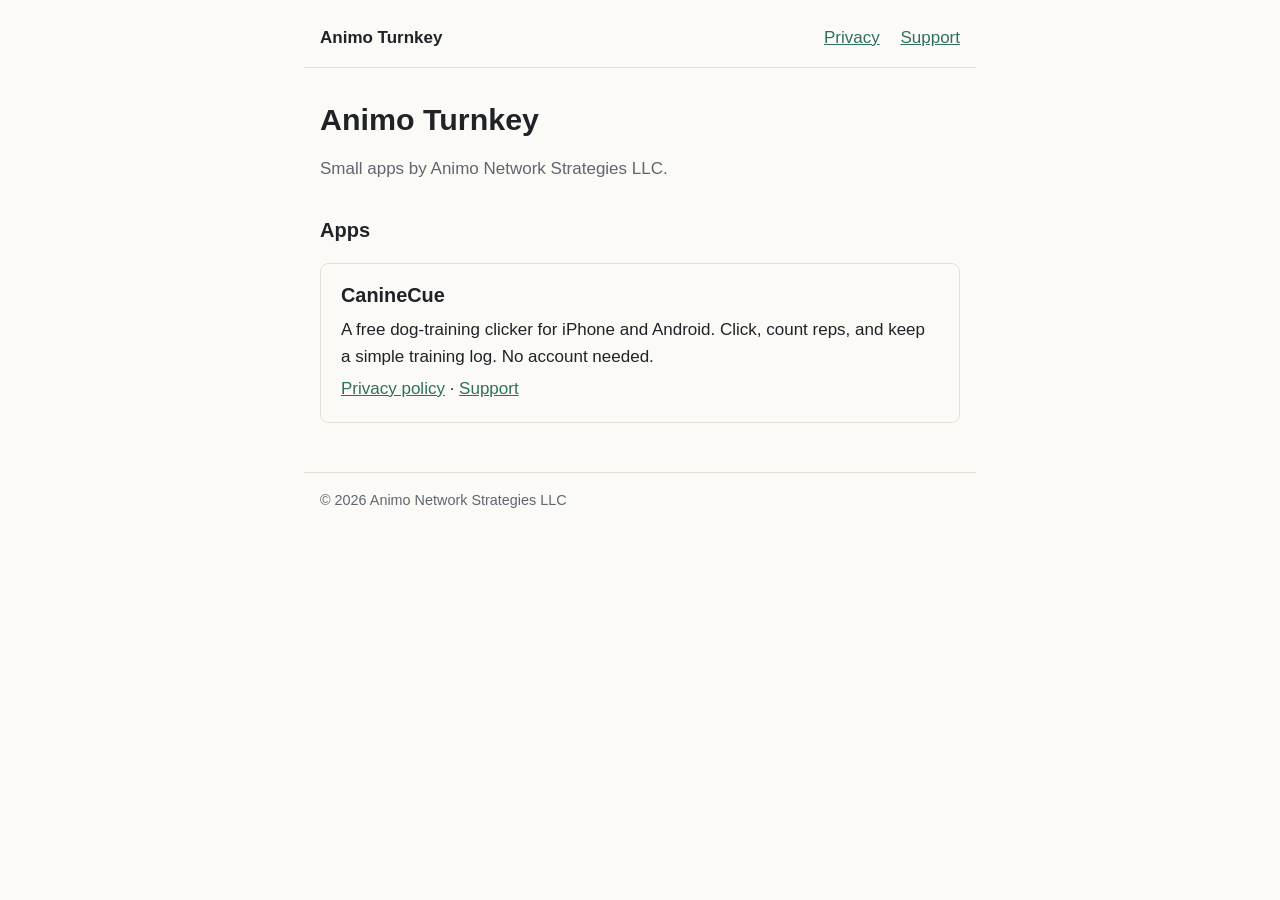
<file: index.html>
<!doctype html>
<html lang="en">
<head>
  <meta charset="utf-8">
  <meta name="viewport" content="width=device-width, initial-scale=1">
  <title>Animo Turnkey</title>
  <meta name="description" content="Small apps by Animo Network Strategies LLC.">
  <link rel="stylesheet" href="style.css">
</head>
<body>
  <header>
    <a class="brand" href="./">Animo Turnkey</a>
    <nav>
      <a href="privacy/caninecue/">Privacy</a>
      <a href="support/">Support</a>
    </nav>
  </header>

  <main>
    <h1>Animo Turnkey</h1>
    <p class="muted">Small apps by Animo Network Strategies LLC.</p>

    <h2>Apps</h2>
    <ul class="apps">
      <li>
        <h3>CanineCue</h3>
        <p>A free dog-training clicker for iPhone and Android. Click, count reps, and keep a simple training log. No account needed.</p>
        <p><a href="privacy/caninecue/">Privacy policy</a> · <a href="support/">Support</a></p>
      </li>
    </ul>
  </main>

  <footer>
    &copy; 2026 Animo Network Strategies LLC
  </footer>
</body>
</html>
</file>
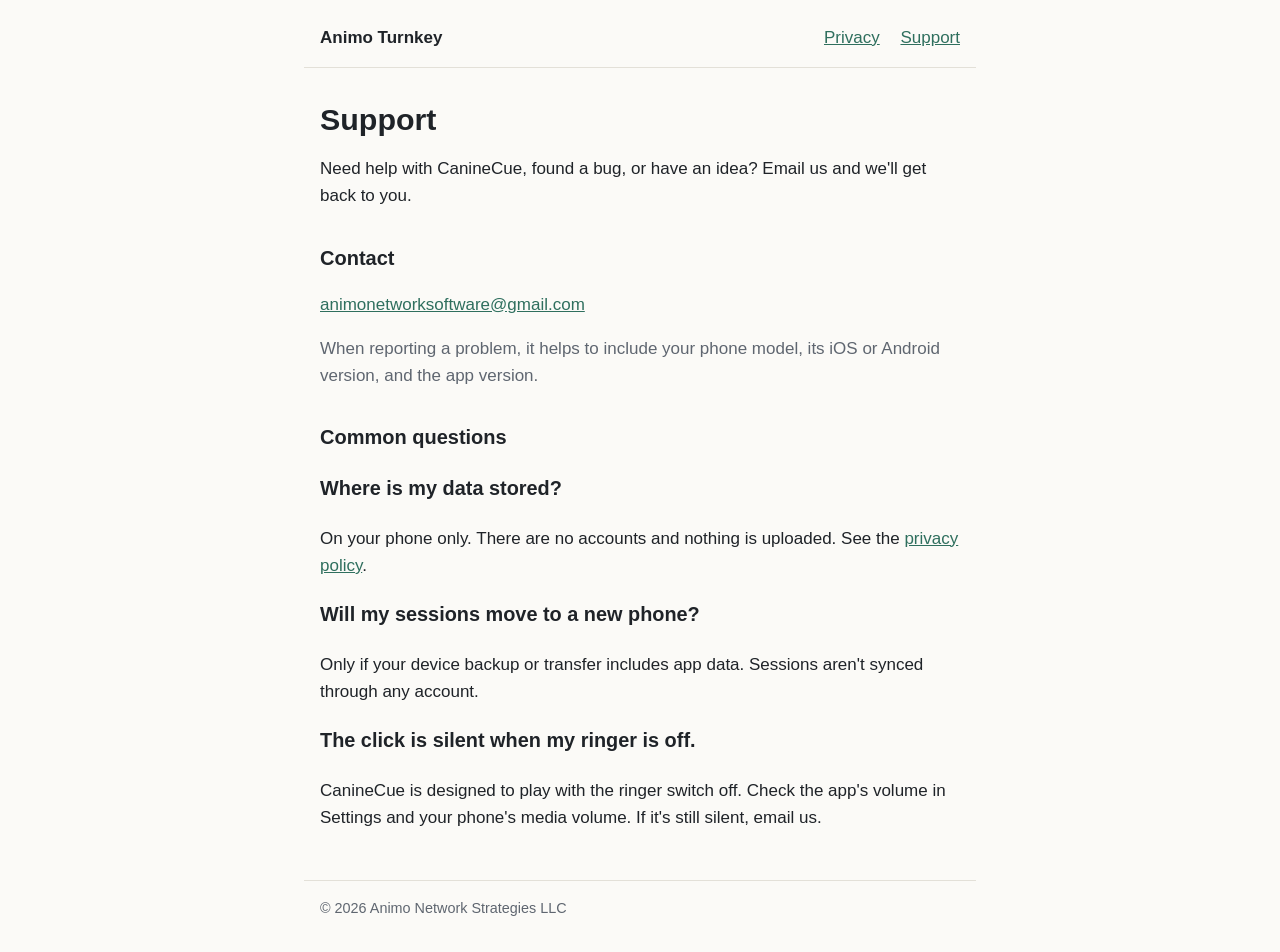
<file: support/index.html>
<!doctype html>
<html lang="en">
<head>
  <meta charset="utf-8">
  <meta name="viewport" content="width=device-width, initial-scale=1">
  <title>Animo Turnkey Support</title>
  <meta name="description" content="Get help with apps from Animo Network Strategies LLC.">
  <link rel="stylesheet" href="../style.css">
</head>
<body>
  <header>
    <a class="brand" href="../">Animo Turnkey</a>
    <nav>
      <a href="../privacy/caninecue/">Privacy</a>
      <a href="./">Support</a>
    </nav>
  </header>

  <main>
    <h1>Support</h1>
    <p>Need help with CanineCue, found a bug, or have an idea? Email us and we'll get back to you.</p>

    <h2>Contact</h2>
    <p><a href="mailto:animonetworksoftware@gmail.com">animonetworksoftware@gmail.com</a></p>

    <p class="muted">When reporting a problem, it helps to include your phone model, its iOS or Android version, and the app version.</p>

    <h2>Common questions</h2>

    <h3>Where is my data stored?</h3>
    <p>On your phone only. There are no accounts and nothing is uploaded. See the <a href="../privacy/caninecue/">privacy policy</a>.</p>

    <h3>Will my sessions move to a new phone?</h3>
    <p>Only if your device backup or transfer includes app data. Sessions aren't synced through any account.</p>

    <h3>The click is silent when my ringer is off.</h3>
    <p>CanineCue is designed to play with the ringer switch off. Check the app's volume in Settings and your phone's media volume. If it's still silent, email us.</p>
  </main>

  <footer>
    &copy; 2026 Animo Network Strategies LLC
  </footer>
</body>
</html>
</file>
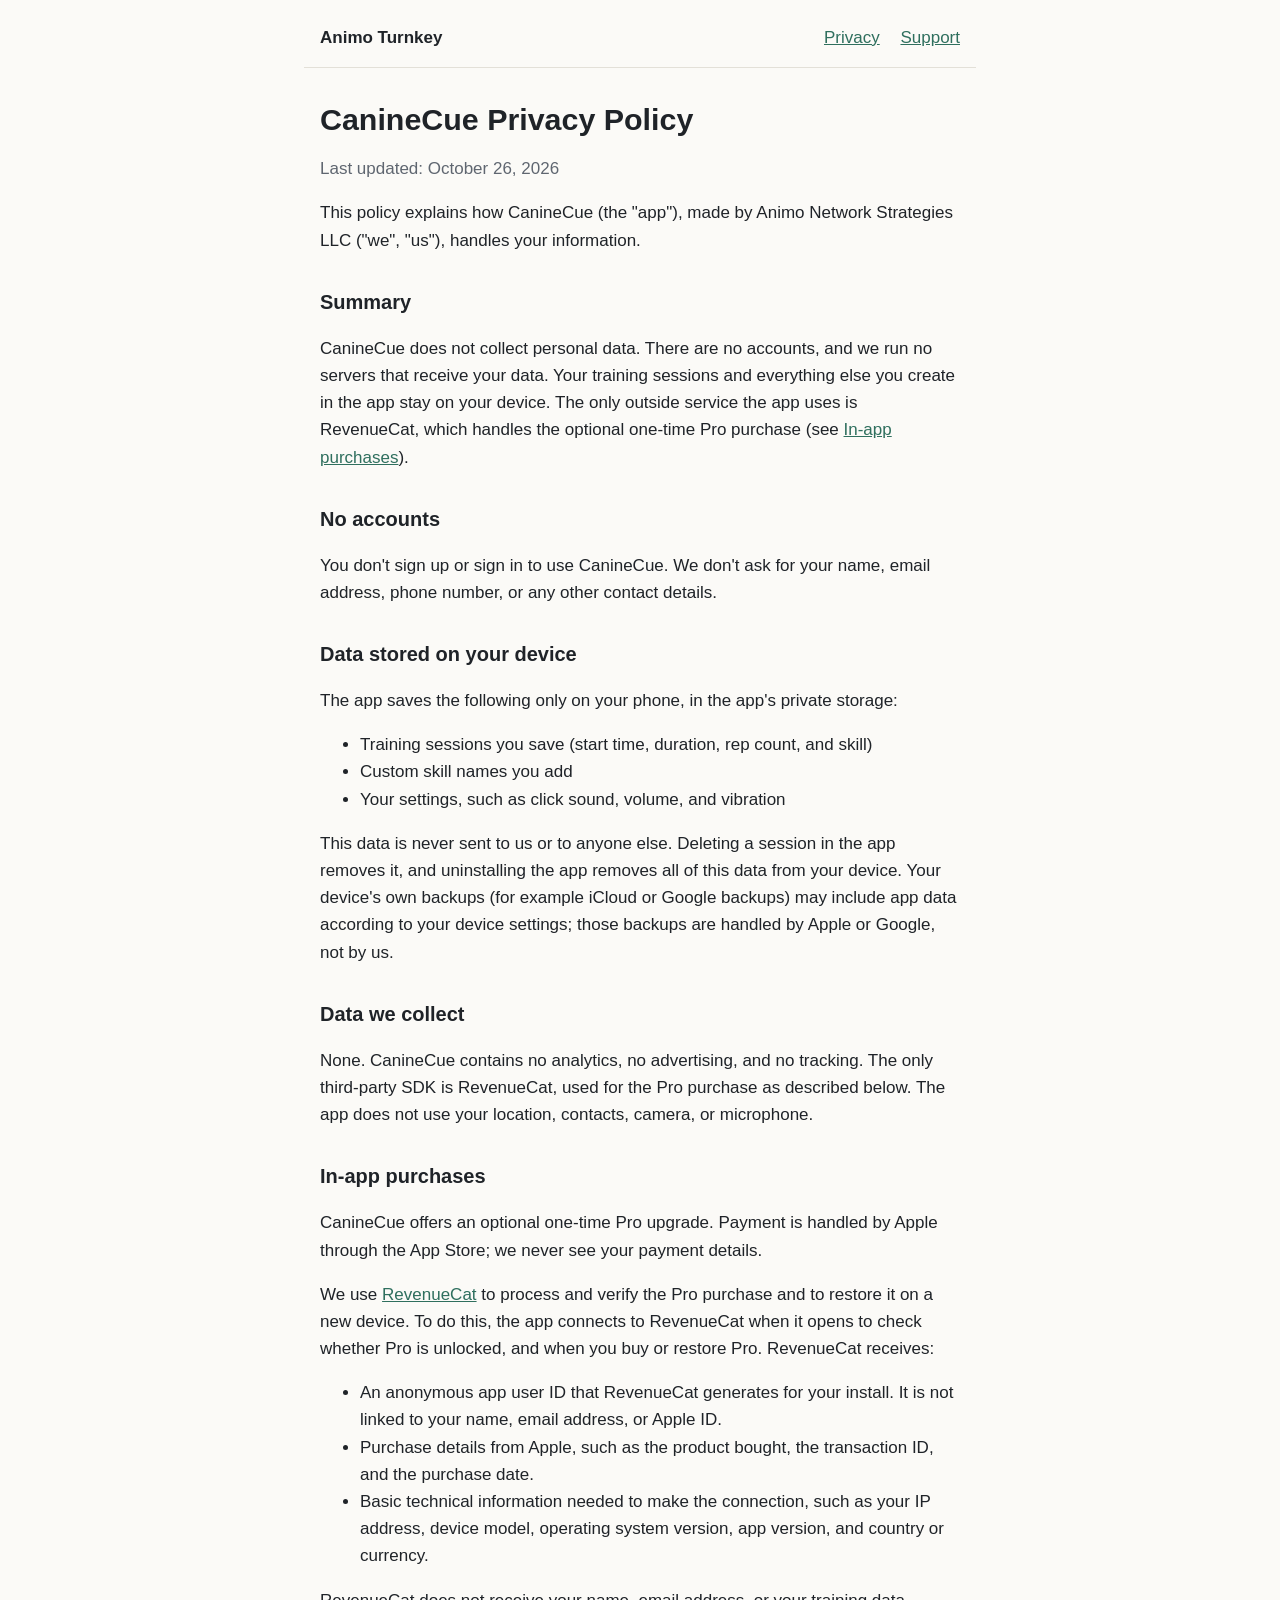
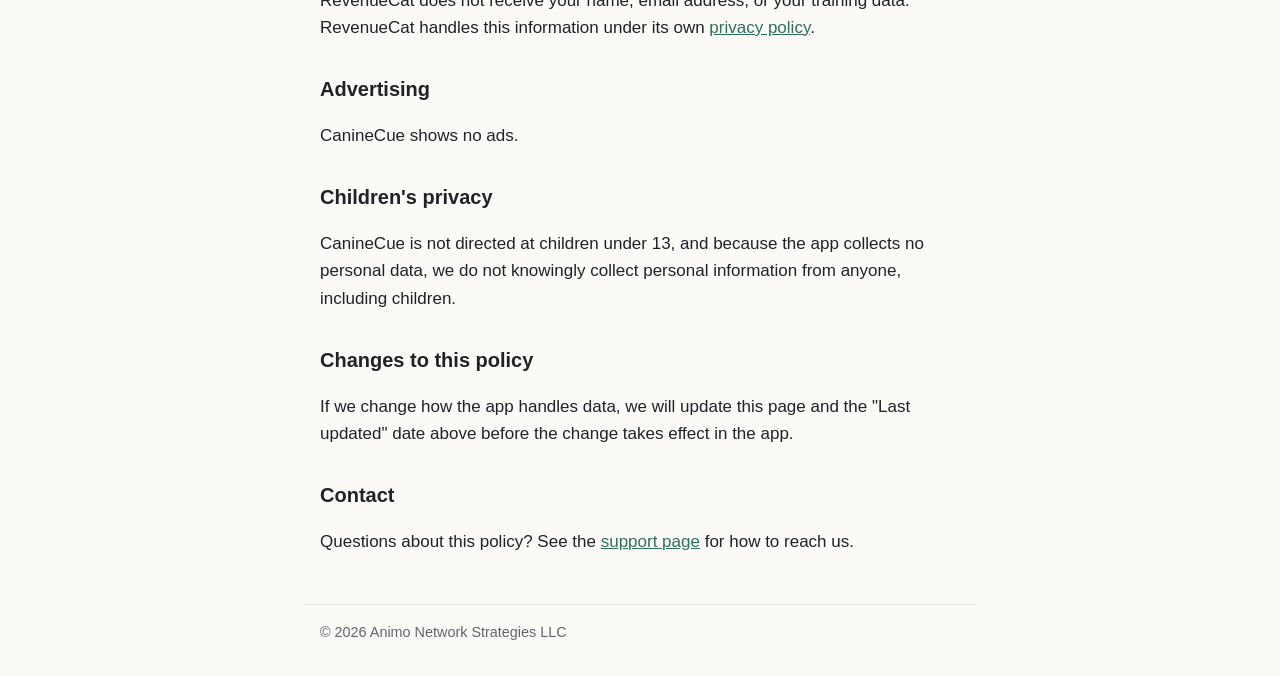
<file: privacy/caninecue/index.html>
<!doctype html>
<html lang="en">
<head>
  <meta charset="utf-8">
  <meta name="viewport" content="width=device-width, initial-scale=1">
  <title>CanineCue Privacy</title>
  <meta name="description" content="Privacy policy for the CanineCue app by Animo Network Strategies LLC.">
  <link rel="stylesheet" href="../../style.css">
</head>
<body>
  <header>
    <a class="brand" href="../../">Animo Turnkey</a>
    <nav>
      <a href="./">Privacy</a>
      <a href="../../support/">Support</a>
    </nav>
  </header>

  <main>
    <h1>CanineCue Privacy Policy</h1>
    <p class="muted">Last updated: October 26, 2026</p>

    <p>This policy explains how CanineCue (the "app"), made by Animo Network Strategies LLC ("we", "us"), handles your information.</p>

    <h2>Summary</h2>
    <p>CanineCue does not collect personal data. There are no accounts, and we run no servers that receive your data. Your training sessions and everything else you create in the app stay on your device. The only outside service the app uses is RevenueCat, which handles the optional one-time Pro purchase (see <a href="#in-app-purchases">In-app purchases</a>).</p>

    <h2>No accounts</h2>
    <p>You don't sign up or sign in to use CanineCue. We don't ask for your name, email address, phone number, or any other contact details.</p>

    <h2>Data stored on your device</h2>
    <p>The app saves the following only on your phone, in the app's private storage:</p>
    <ul>
      <li>Training sessions you save (start time, duration, rep count, and skill)</li>
      <li>Custom skill names you add</li>
      <li>Your settings, such as click sound, volume, and vibration</li>
    </ul>
    <p>This data is never sent to us or to anyone else. Deleting a session in the app removes it, and uninstalling the app removes all of this data from your device. Your device's own backups (for example iCloud or Google backups) may include app data according to your device settings; those backups are handled by Apple or Google, not by us.</p>

    <h2>Data we collect</h2>
    <p>None. CanineCue contains no analytics, no advertising, and no tracking. The only third-party SDK is RevenueCat, used for the Pro purchase as described below. The app does not use your location, contacts, camera, or microphone.</p>

    <h2 id="in-app-purchases">In-app purchases</h2>
    <p>CanineCue offers an optional one-time Pro upgrade. Payment is handled by Apple through the App Store; we never see your payment details.</p>
    <p>We use <a href="https://www.revenuecat.com/">RevenueCat</a> to process and verify the Pro purchase and to restore it on a new device. To do this, the app connects to RevenueCat when it opens to check whether Pro is unlocked, and when you buy or restore Pro. RevenueCat receives:</p>
    <ul>
      <li>An anonymous app user ID that RevenueCat generates for your install. It is not linked to your name, email address, or Apple ID.</li>
      <li>Purchase details from Apple, such as the product bought, the transaction ID, and the purchase date.</li>
      <li>Basic technical information needed to make the connection, such as your IP address, device model, operating system version, app version, and country or currency.</li>
    </ul>
    <p>RevenueCat does not receive your name, email address, or your training data. RevenueCat handles this information under its own <a href="https://www.revenuecat.com/privacy/">privacy policy</a>.</p>

    <h2>Advertising</h2>
    <p>CanineCue shows no ads.</p>

    <h2>Children's privacy</h2>
    <p>CanineCue is not directed at children under 13, and because the app collects no personal data, we do not knowingly collect personal information from anyone, including children.</p>

    <h2>Changes to this policy</h2>
    <p>If we change how the app handles data, we will update this page and the "Last updated" date above before the change takes effect in the app.</p>

    <h2>Contact</h2>
    <p>Questions about this policy? See the <a href="../../support/">support page</a> for how to reach us.</p>
  </main>

  <footer>
    &copy; 2026 Animo Network Strategies LLC
  </footer>
</body>
</html>
</file>
<file: style.css>
:root {
  --bg: #fbfaf7;
  --text: #1f2328;
  --muted: #5f6670;
  --accent: #2f6f5e;
  --border: #e3e0d8;
}

@media (prefers-color-scheme: dark) {
  :root {
    --bg: #15171a;
    --text: #e8e6e1;
    --muted: #a0a6ad;
    --accent: #7cc4ad;
    --border: #2c3036;
  }
}

* { box-sizing: border-box; }

body {
  margin: 0;
  background: var(--bg);
  color: var(--text);
  font: 17px/1.6 -apple-system, BlinkMacSystemFont, "Segoe UI", Roboto, Helvetica, Arial, sans-serif;
}

header, main, footer {
  max-width: 42rem;
  margin: 0 auto;
  padding: 0 1rem;
}

header {
  display: flex;
  flex-wrap: wrap;
  gap: 0.5rem 1.25rem;
  align-items: baseline;
  padding-top: 1.5rem;
  padding-bottom: 1rem;
  border-bottom: 1px solid var(--border);
}

header .brand {
  font-weight: 700;
  color: var(--text);
  text-decoration: none;
  margin-right: auto;
}

nav a { margin-left: 1rem; }
nav a:first-child { margin-left: 0; }

a { color: var(--accent); }

main { padding-top: 1.5rem; padding-bottom: 2rem; }

h1 { font-size: 1.9rem; line-height: 1.25; margin: 0.5rem 0 1rem; }
h2 { font-size: 1.25rem; margin-top: 2rem; }

.muted { color: var(--muted); }

.note {
  border-left: 3px solid var(--accent);
  padding: 0.25rem 0 0.25rem 1rem;
  color: var(--muted);
}

.apps { list-style: none; padding: 0; }
.apps li {
  border: 1px solid var(--border);
  border-radius: 8px;
  padding: 1rem 1.25rem;
  margin-bottom: 1rem;
}
.apps h3 { margin: 0 0 0.25rem; }
.apps p { margin: 0.25rem 0; }

footer {
  padding-top: 1rem;
  padding-bottom: 2rem;
  border-top: 1px solid var(--border);
  font-size: 0.9rem;
  color: var(--muted);
}
</file>
